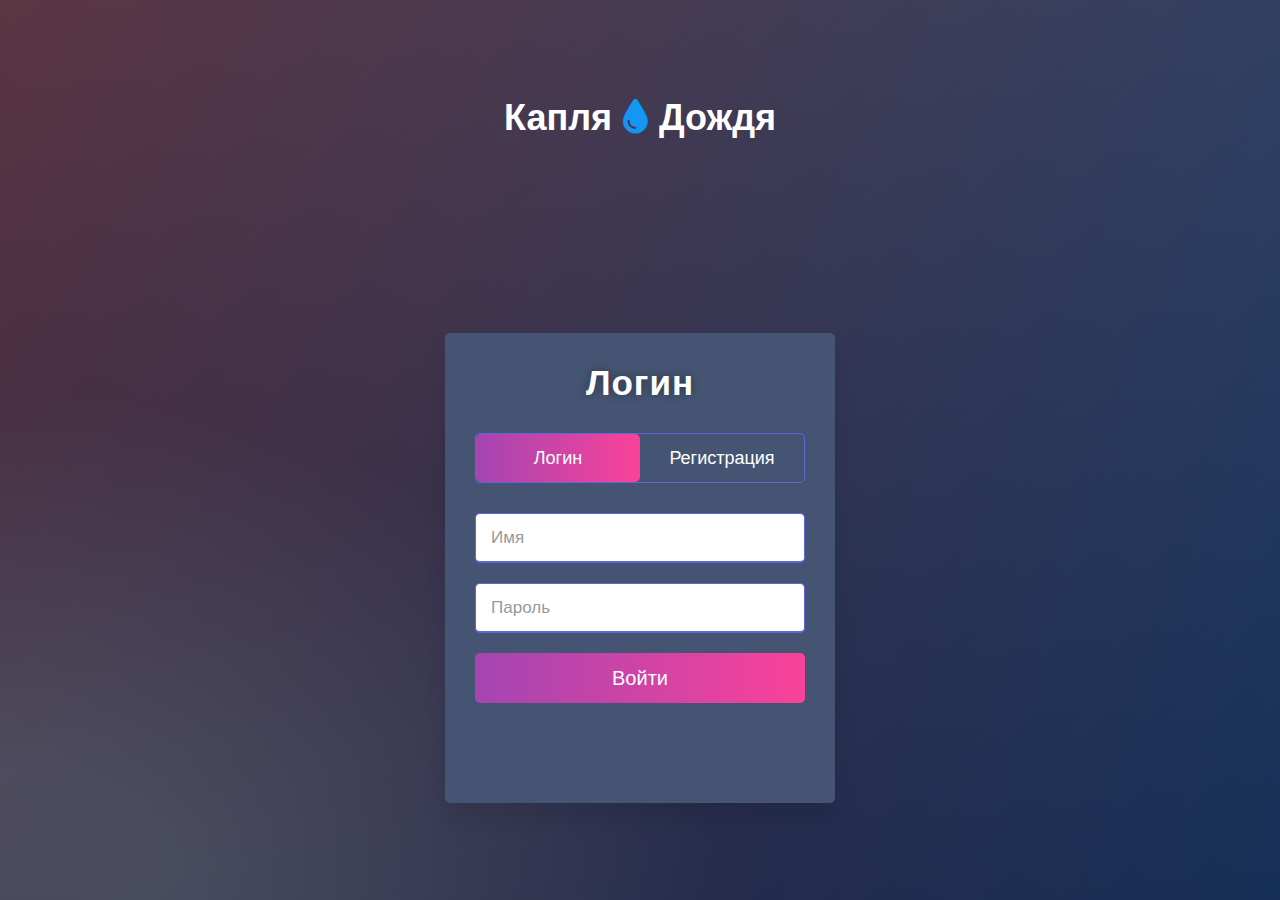
<file: index.html>
<!DOCTYPE html>
<html>
   <head>
    <title>Капля Дождя: Регистрация</title>
    <link href="style.css" media="screen" rel="stylesheet" type="text/css"/>  	
    <link rel="apple-touch-icon" sizes="180x180" href="images/apple-touch-icon.png">
    <link rel="icon" type="image/png" sizes="32x32" href="images/favicon-32x32.png">
    <link rel="icon" type="image/png" sizes="16x16" href="images/favicon-16x16.png">
    <link rel="manifest" href="images/site.webmanifest">
    <meta name="msapplication-TileColor" content="#da532c">
    <meta name="theme-color" content="#ffffff">
      <script async src="https://pagead2.googlesyndication.com/pagead/js/adsbygoogle.js?client=ca-pub-5366972748099866"
     crossorigin="anonymous"></script>
    <link rel="stylesheet" href="https://cdnjs.cloudflare.com/ajax/libs/font-awesome/6.0.0/css/all.min.css" integrity="sha512-9usAa10IRO0HhonpyAIVpjrylPvoDwiPUiKdWk5t3PyolY1cOd4DSE0Ga+ri4AuTroPR5aQvXU9xC6qOPnzFeg==" crossorigin="anonymous" referrerpolicy="no-referrer" />
   </head>
   <body>
      <div class="logo">
         <h1>Капля <i class='fa-solid fa-droplet'></i> Дождя</h1>
      </div>
      <div class="wrapper">
         <div class="title-text">
            <div class="title login">
               Логин
            </div>
            <div class="title Register">
               Регистрация
            </div>
         </div>
         <div class="form-container">
            <div class="slide-controls">
               <input type="radio" name="slide" id="login" checked>
               <input type="radio" name="slide" id="register">
               <label for="login" class="slide login">Логин</label>
               <label for="Register" class="slide signup">Регистрация </label>
               <div class="slider-tab"></div>
            </div>
            <div class="form-inner">
               <form action="index2.html" class="login">
                  <div class="field">
                     <input type="text" placeholder="Имя" required>
                  </div>
                  <div class="field">
                     <input type="password" placeholder="Пароль" required>
                  </div>
                  <div class="field btn">
                     <div class="btn-layer"></div>
                     <input type="submit" value="Войти">
                  </div>
               </form>
               <form action="index2.html" class="Register">
                  <div class="field">
                     <input type="text" placeholder="Имя" required>
                  </div>
                  <div class="field">
                     <input type="password" placeholder="Пароль" required>
                  </div>
                  <div class="field">
                     <input type="password" placeholder="Подтвердите пароль" required>
                  </div>
                  <div class="field btn">
                     <div class="btn-layer"></div>
                     <input type="submit" value="Зарегистрироваться">
                  </div>
               </form>
            </div>
         </div>
      </div>
      <script src="script2.js"></script>
   </body>
</html>
</file>
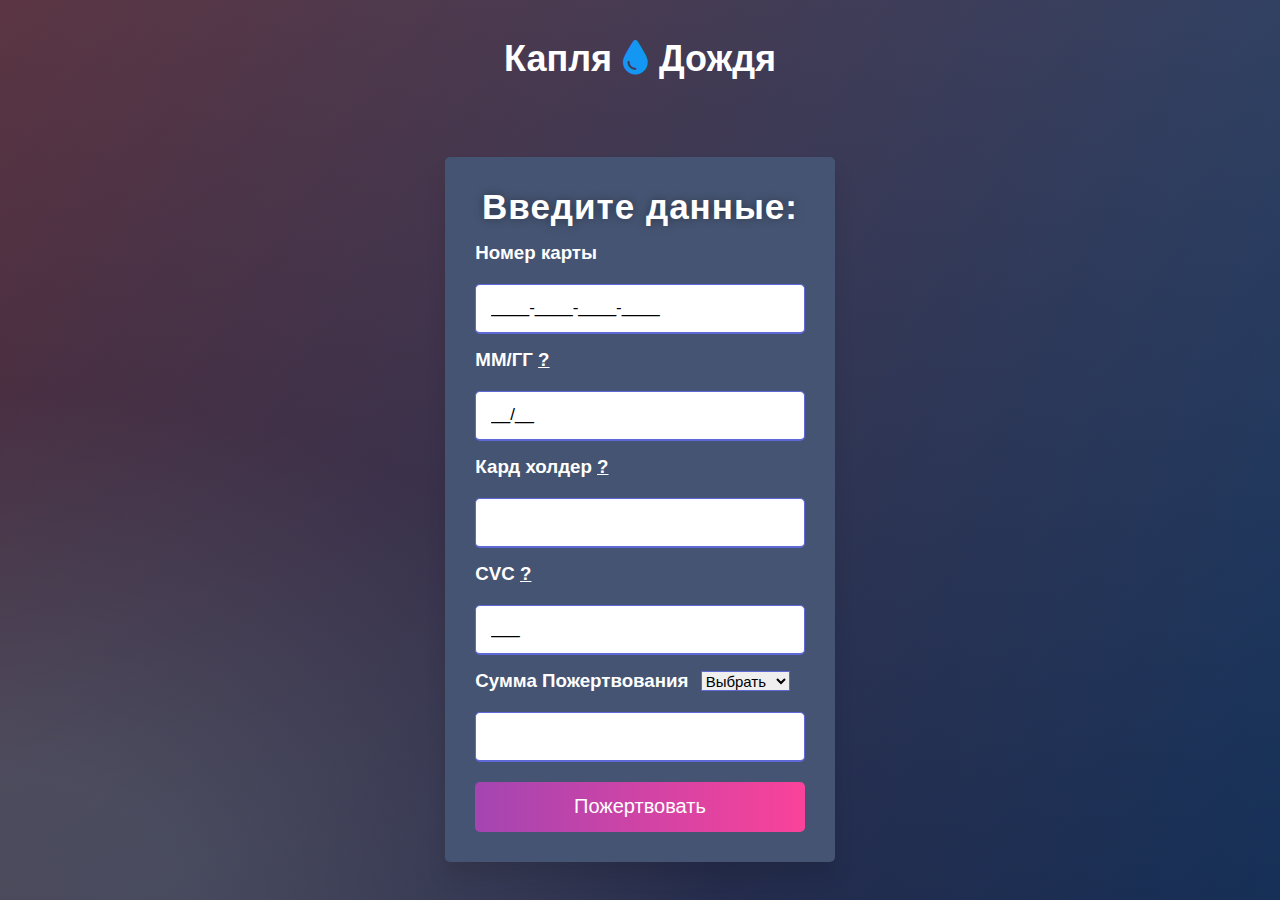
<file: index3.html>
<!DOCTYPE html>
<html>
   <head>
      <title>Капля Дождя: Оплата</title>
      <script src="script2.js"></script>
      <link href="style.css" media="screen" rel="stylesheet" type="text/css"/>  	
    <link rel="apple-touch-icon" sizes="180x180" href="images/apple-touch-icon.png">
    <link rel="icon" type="image/png" sizes="32x32" href="images/favicon-32x32.png">
    <link rel="icon" type="image/png" sizes="16x16" href="images/favicon-16x16.png">
    <link rel="manifest" href="images/site.webmanifest">
    <meta name="msapplication-TileColor" content="#da532c">
    <meta name="theme-color" content="#ffffff">
      <script async src="https://pagead2.googlesyndication.com/pagead/js/adsbygoogle.js?client=ca-pub-5366972748099866"
     crossorigin="anonymous"></script>
      <link rel="stylesheet" href="https://cdnjs.cloudflare.com/ajax/libs/font-awesome/6.0.0/css/all.min.css" integrity="sha512-9usAa10IRO0HhonpyAIVpjrylPvoDwiPUiKdWk5t3PyolY1cOd4DSE0Ga+ri4AuTroPR5aQvXU9xC6qOPnzFeg==" crossorigin="anonymous" referrerpolicy="no-referrer" />
   </head>
   <body>
    <div class="logo">
      <h1>Капля <i class='fa-solid fa-droplet'></i> Дождя</h1>
   </div>
      <div class="wrapper">
         <div class="title-text">
            <div class="title login">
               Введите данные:
            </div>
         </div>
            <div class="form-inner">
               <form action="index4.html" class="login">
                  <h3 style="color:white; margin: 15px; margin-left: 0px;">Номер карты</h3>
                     <div class="field">
                     <input id="card" type="tel" required>
                  </div>
                  <h3 style="color:white; margin: 15px; margin-left: 0px;">ММ/ГГ <a href="https://plusfinance.ru/wiki/chto-takoe-mm-gg-na-bankovskoj-karte/" target="_blank" style="color: white;">?</a></h3>
                     <div class="field">
                        <input id="day" type="tel" required>
                     </div>
                  <h3 style="color:white; margin: 15px; margin-left: 0px;">Кард холдер <a href="https://brobank.ru/cardholder/" target="_blank" style="color: white;">?</a></h3>
                  <div class="field">
                     <input type="tel" required>
                  </div>
               <h3 style="color:white; margin: 15px; margin-left: 0px;">CVC <a href="https://mail.ru/search?text=%D0%93%D0%B4%D0%B5%20%D0%BD%D0%B0%D1%85%D0%BE%D0%B4%D0%B8%D1%82%D1%81%D1%8F%20CVC%20%D0%BD%D0%B0%20%D0%B1%D0%B0%D0%BD%D0%BA%D0%BE%D0%B2%D1%81%D0%BA%D0%BE%D0%B9%20%D0%BA%D0%B0%D1%80%D1%82%D0%B5&mstatid&type=web&q=card%2Bholder&&fr=ch_omnibox&serp_path=%2Fsearch%2F" target="_blank" style="color: white;">?</a></h3>
                  <div class="field">
                     <input id="cvc" type="tel" required>
                  </div>
               <h3 style="color:white; margin: 15px; margin-left: 0px;">Сумма Пожертвования 
                  <select class="amount" style="margin-left: 7px;">
                  <option value="Choice">Выбрать</option>
                  <option value="Rub">Рубль ₽</option>
                  <option value="Dol">Доллар $</option>
                  <option value="Eur">Евро €</option>
               </select></h3>
               <div class="field">
               <input type="number" required>
                  </div>
                     <div class="field btn">
                        <div class="btn-layer"></div>
                        <input type="submit" value="Пожертвовать">
                     </div>
               </form>
            </div>
         </form>
      </div>
   </div>
      <script src="https://code.jquery.com/jquery-3.5.1.slim.min.js"></script>
      <script src="numbermask.js"></script>
      <script>
        $(function () {
          $('#day').numbermask({
              mask: "##/##"
          });
      
          $('#card').numbermask({
              mask: "####-####-####-####"
          });
      
          $('#cvc').numbermask({
              mask: "###"
          });
      });
      </script>
   </body>
</html>
</file>
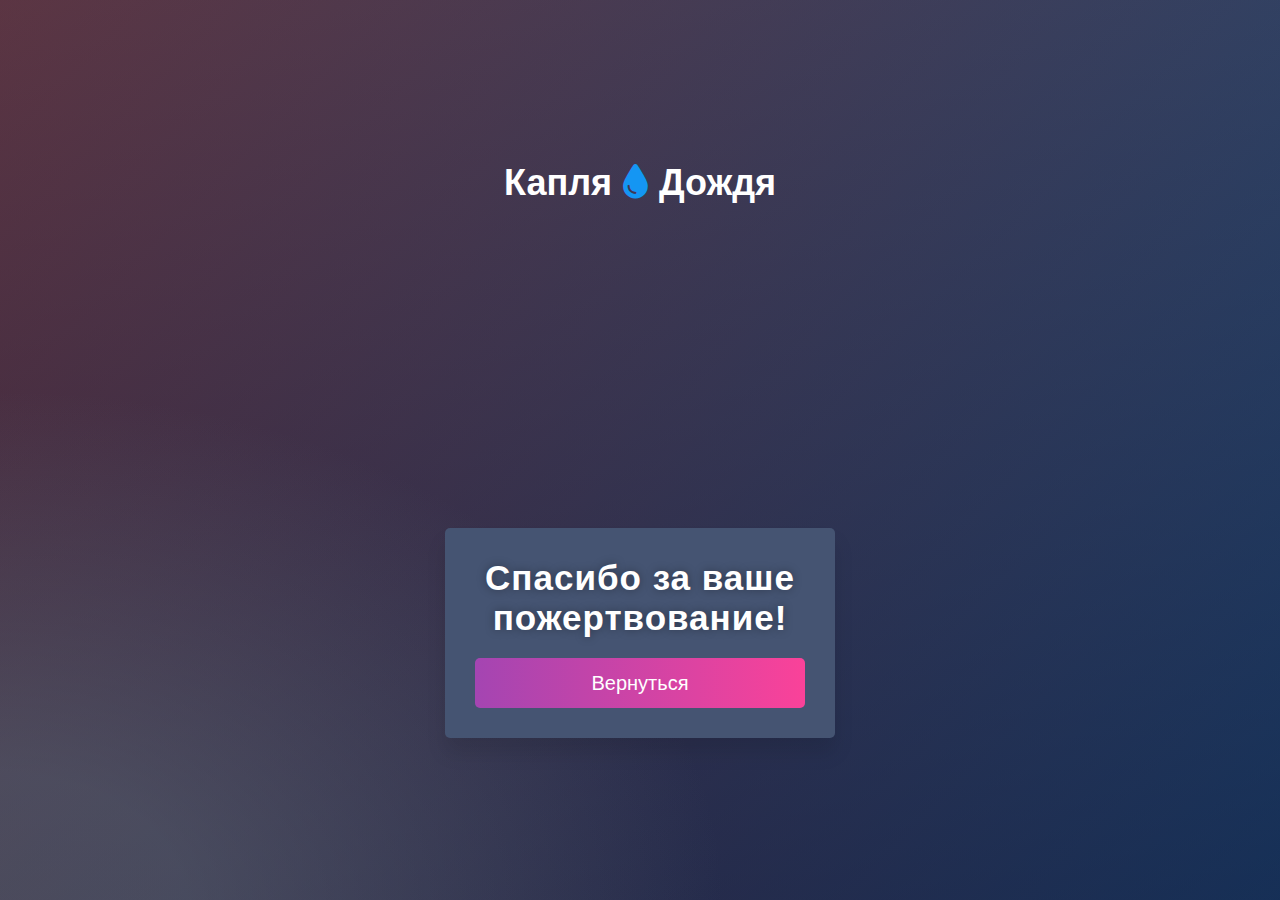
<file: index4.html>
<!DOCTYPE html>
<html>
   <head>
      <title>Капля Дождя: Филантроп!</title>
      <link href="style.css" media="screen" rel="stylesheet" type="text/css"/>  	
    <link rel="apple-touch-icon" sizes="180x180" href="images/apple-touch-icon.png">
    <link rel="icon" type="image/png" sizes="32x32" href="images/favicon-32x32.png">
    <link rel="icon" type="image/png" sizes="16x16" href="images/favicon-16x16.png">
    <link rel="manifest" href="images/site.webmanifest">
    <meta name="msapplication-TileColor" content="#da532c">
    <meta name="theme-color" content="#ffffff">
      <script async src="https://pagead2.googlesyndication.com/pagead/js/adsbygoogle.js?client=ca-pub-5366972748099866"
     crossorigin="anonymous"></script>
      <link rel="stylesheet" href="https://cdnjs.cloudflare.com/ajax/libs/font-awesome/6.0.0/css/all.min.css" integrity="sha512-9usAa10IRO0HhonpyAIVpjrylPvoDwiPUiKdWk5t3PyolY1cOd4DSE0Ga+ri4AuTroPR5aQvXU9xC6qOPnzFeg==" crossorigin="anonymous" referrerpolicy="no-referrer" />
   </head>
   <body>
      <div class="logo">
         <h1>Капля <i class='fa-solid fa-droplet'></i> Дождя</h1>
      </div>
      <div class="wrapper">
         <div class="title-text">
            <div class="title login">
               Спасибо за ваше пожертвование!
            </div>
            <div class="title Register">
              сус
            </div>
         </div>
            <div class="form-inner">
               <form action="index2.html" class="login">
                  <div class="field btn">
                     <div class="btn-layer"></div>
                     <input type="submit" value="Вернуться">
                  </div>
               </form>
                  </div>
               </form>
            </div>
         </div>
      </div>
   </body>
</html>
</file>
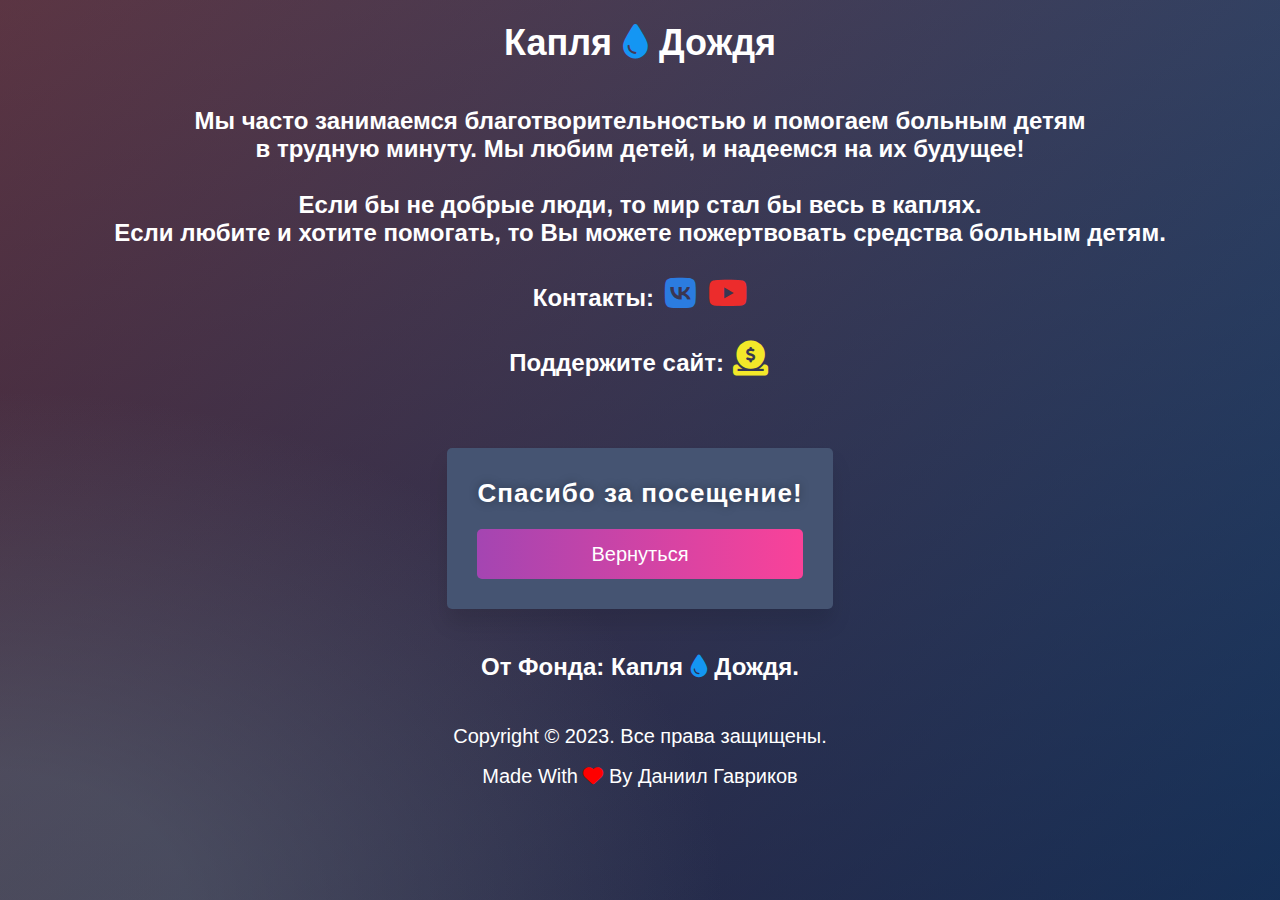
<file: index5.html>
<!DOCTYPE html>
<html>
   <head>
      <title>Капля Дождя: Подробнее</title>
      <link href="style.css" media="screen" rel="stylesheet" type="text/css"/>  	
    <link rel="apple-touch-icon" sizes="180x180" href="images/apple-touch-icon.png">
    <link rel="icon" type="image/png" sizes="32x32" href="images/favicon-32x32.png">
    <link rel="icon" type="image/png" sizes="16x16" href="images/favicon-16x16.png">
    <link rel="manifest" href="images/site.webmanifest">
    <meta name="msapplication-TileColor" content="#da532c">
    <meta name="theme-color" content="#ffffff">
      <script async src="https://pagead2.googlesyndication.com/pagead/js/adsbygoogle.js?client=ca-pub-5366972748099866"
     crossorigin="anonymous"></script>
      <link rel="stylesheet" href="https://cdnjs.cloudflare.com/ajax/libs/font-awesome/6.0.0/css/all.min.css" integrity="sha512-9usAa10IRO0HhonpyAIVpjrylPvoDwiPUiKdWk5t3PyolY1cOd4DSE0Ga+ri4AuTroPR5aQvXU9xC6qOPnzFeg==" crossorigin="anonymous" referrerpolicy="no-referrer" />
   </head>
   <body>
      <div class="logo">
         <h1>Капля <i class='fa-solid fa-droplet'></i> Дождя</h1>
      </div>
      <h2 align="center" style="color: white;">
        Мы часто занимаемся благотворительностью и помогаем больным детям<br>
        в трудную минуту. Мы любим детей, и надеемся на их будущее!<br><br>
        Если бы не добрые люди, то мир стал бы весь в каплях.<br>
        Если любите и хотите помогать, то Вы можете пожертвовать средства больным детям.<br><br>
        Контакты: <a href="https://vk.com/arbobus"><i class="fab fa-vk"></i></a> <a href="https://www.youtube.com/channel/UCEF_6dxUx3MMgnr7UTrgCKw"><i class="fab fa-youtube"></i></a><br><br>
        Поддержите сайт: <a href="https://www.donationalerts.com/r/yarickay_2"><i class="fas fa-donate"></i></a><br><br>
    </h2>
      <div class="wrapper">
         <div class="title-text">
            <div class="title login" style="font-size: 26px;">
               Спасибо за посещение!
            </div>
         </div>
            <div class="form-inner">
               <form action="index2.html" class="login">
                  <div class="field btn">
                     <div class="btn-layer"></div>
                     <input type="submit" value="Вернуться">
                  </div>
                </form>
            </div>
        </div>
    </div>
    <h2 align="center" style="color: white;">От Фонда: Капля <i class='fa-solid fa-droplet'></i> Дождя.</h2>
    <section id="page-footer">
        <p class="copy-02">Copyright © 2023. Все права защищены.</p>
        <p>Made With <i class="fas fa-heart"></i> By Даниил Гавриков</p>
    </section>
   </body>
</html>
</file>
<file: style.css>
@import url(https://fonts.googleapis.com/css?family=Raleway);
*{
  margin: 0;
  padding: 0;
  box-sizing: border-box;
  font-family: 'Poppins', sans-serif;
}
html,body{
  display: grid;
  height: 100%;
  width: 100%;
  place-items: center;
  background: #092756;
  background: -moz-radial-gradient(0% 100%, ellipse cover, rgba(104,128,138,.4) 10%,rgba(138,114,76,0) 40%),-moz-linear-gradient(top,  rgba(57,173,219,.25) 0%, rgba(42,60,87,.4) 100%), -moz-linear-gradient(-45deg,  #670d10 0%, #092756 100%);
  background: -webkit-radial-gradient(0% 100%, ellipse cover, rgba(104,128,138,.4) 10%,rgba(138,114,76,0) 40%), -webkit-linear-gradient(top,  rgba(57,173,219,.25) 0%,rgba(42,60,87,.4) 100%), -webkit-linear-gradient(-45deg,  #670d10 0%,#092756 100%);
  background: -o-radial-gradient(0% 100%, ellipse cover, rgba(104,128,138,.4) 10%,rgba(138,114,76,0) 40%), -o-linear-gradient(top,  rgba(57,173,219,.25) 0%,rgba(42,60,87,.4) 100%), -o-linear-gradient(-45deg,  #670d10 0%,#092756 100%);
  background: -ms-radial-gradient(0% 100%, ellipse cover, rgba(104,128,138,.4) 10%,rgba(138,114,76,0) 40%), -ms-linear-gradient(top,  rgba(57,173,219,.25) 0%,rgba(42,60,87,.4) 100%), -ms-linear-gradient(-45deg,  #670d10 0%,#092756 100%);
  background: -webkit-radial-gradient(0% 100%, ellipse cover, rgba(104,128,138,.4) 10%,rgba(138,114,76,0) 40%), linear-gradient(to bottom,  rgba(57,173,219,.25) 0%,rgba(42,60,87,.4) 100%), linear-gradient(135deg,  #670d10 0%,#092756 100%);
}
::selection{
  background: #fa4299;
  color: #fff;
}
.wrapper{
  overflow: hidden;
  max-width: 390px;
  background: #455472;
  padding: 30px;
  border-radius: 5px;
  box-shadow: 0px 15px 20px rgba(0,0,0,0.1);
}
.wrapper .title-text{
  display: flex;
  width: 200%;
}
.wrapper .title{
  width: 50%;
  font-size: 35px;
  font-weight: 600;
  text-align: center;
  transition: all 0.6s cubic-bezier(0.68,-0.55,0.265,1.55);
}
.wrapper .slide-controls{
  position: relative;
  display: flex;
  height: 50px;
  width: 100%;
  overflow: hidden;
  margin: 30px 0 10px 0;
  justify-content: space-between;
  border: 1px solid rgb(94, 104, 214);
  border-radius: 5px;
}
.slide-controls .slide{
  height: 100%;
  width: 100%;
  color: #fff;
  font-size: 18px;
  font-weight: 500;
  text-align: center;
  line-height: 48px;
  cursor: pointer;
  z-index: 1;
  transition: all 0.6s ease;
}
.slide-controls label.signup{
  color: #000;
}
.slide-controls .slider-tab{
  position: absolute;
  height: 100%;
  width: 50%;
  left: 0;
  z-index: 0;
  border-radius: 5px;
  background: -webkit-linear-gradient(left, #a445b2, #fa4299);
  transition: all 0.6s cubic-bezier(0.68,-0.55,0.265,1.55);
}
input[type="radio"]{
  display: none;
}
#signup:checked ~ .slider-tab{
  left: 50%;
}
#signup:checked ~ label.signup{
  color: #fff;
  cursor: default;
  user-select: none;
}
#signup:checked ~ label.login{
  color: #000;
}
#login:checked ~ label.signup{
  color: #ffffff;
}
#login:checked ~ label.login{
  cursor: default;
  user-select: none;
}
.wrapper .form-container{
  width: 100%;
  overflow: hidden;
}
.form-container .form-inner{
  display: flex;
  width: 200%;
}
.form-container .form-inner form{
  width: 50%;
  transition: all 0.6s cubic-bezier(0.68,-0.55,0.265,1.55);
}
.form-inner form .field{
  height: 50px;
  width: 100%;
  margin-top: 20px;
}
.fa-vk {
  width: 40px;
  font-size: 35px;
  color: rgb(43, 124, 224);
}
.fa-donate {
  width: 40px;
  font-size: 35px;
  color: rgb(243, 232, 41);
}
.fa-heart{
  color: red;
}
.fa-youtube {
  font-size: 35px;
  width: 40px;
  color: rgb(236, 44, 44);
}
.amount {
  width: 89px;
  height: 20px;
  font-size: 15px;
  border: 1px solid rgb(94, 104, 214);
}
#page-footer {
  font-family: Arial, "Helvetica Neue", Helvetica, sans-serif;
  padding-top: 1px;
  text-align: center;
  padding-bottom: 90px;
  color: white;
  font-size: 20px;
}
#page-footer .copy-02 {
  margin-bottom: 17px;
}
.fa-youtube:hover {
  transition: all 0.7s ease;
  color: #b3b0f2;
}
.fa-donate:hover {
  transition: all 0.7s ease;
  color: #b3b0f2;
}
.fa-vk:hover {
  transition: all 0.7s ease;
  color: #b3b0f2;
}
.form-inner form .field input{
  font-family: Arial, "Helvetica Neue", Helvetica, sans-serif;
  height: 100%;
  width: 100%;
  outline: none;
  padding-left: 15px;
  border-radius: 5px;
  border: 1px solid rgb(94, 104, 214);
  border-bottom-width: 2px;
  font-size: 17px;
  transition: all 0.3s ease;
}
.form-inner form .field input:focus{
  border-color: #fc83bb;
}
.form-inner form .field input::placeholder{
  color: #999;
  transition: all 0.3s ease;
}
form .field input:focus::placeholder{
  color: #b3b3b3;
}
.form-inner form .pass-link{
  margin-top: 5px;
}
.form-inner form .signup-link{
  text-align: center;
  margin-top: 30px;
}
.form-inner form .pass-link a,
.form-inner form .signup-link a{
  color: #fa4299;
  text-decoration: none;
}
.form-inner form .pass-link a:hover,
.form-inner form .signup-link a:hover{
  text-decoration: underline;
}
form .btn{
  height: 50px;
  width: 100%;
  border-radius: 5px;
  position: relative;
  overflow: hidden;
}
.fa-droplet{
  color: rgb(20, 150, 243);
}
.logo {
  color: white;
}
.title { 
  color: #fff;
  text-shadow: 0 0 10px rgba(0, 0, 0, 0.356);
  letter-spacing:1px;
  text-align: center;
}
form .btn .btn-layer{
  height: 100%;
  width: 300%;
  position: absolute;
  left: -100%;
  background: -webkit-linear-gradient(right, #a445b2, #fa4299, #a445b2, #fa4299);
  border-radius: 5px;
  transition: all 0.4s ease;;
}
form .btn:hover .btn-layer{
  left: 0;
}
form .btn input[type="submit"]{
  height: 100%;
  width: 100%;
  z-index: 1;
  position: relative;
  background: none;
  border: none;
  color: #fff;
  padding-left: 0;
  border-radius: 5px;
  font-size: 20px;
  font-weight: 500;
  cursor: pointer;
}
@media (max-width: 2560px) {
  h1 {
    font-size: 48px;
  }
  input {
    font-size: 28px;
  }
  .btn {
    font-size: 26px;
  }
}
@media (max-width: 1440px) {
  h1 {
      font-size: 36px;
  }
  input {
    font-size: 18px;
  }
  .btn {
    font-size: 18px;
  }
}
@media (max-width: 1024px) {
  h1 {
      font-size: 38px;
  }
  input {
    font-size: 20px;
  }
  .btn {
    font-size: 20px;
  }
}
</file>
